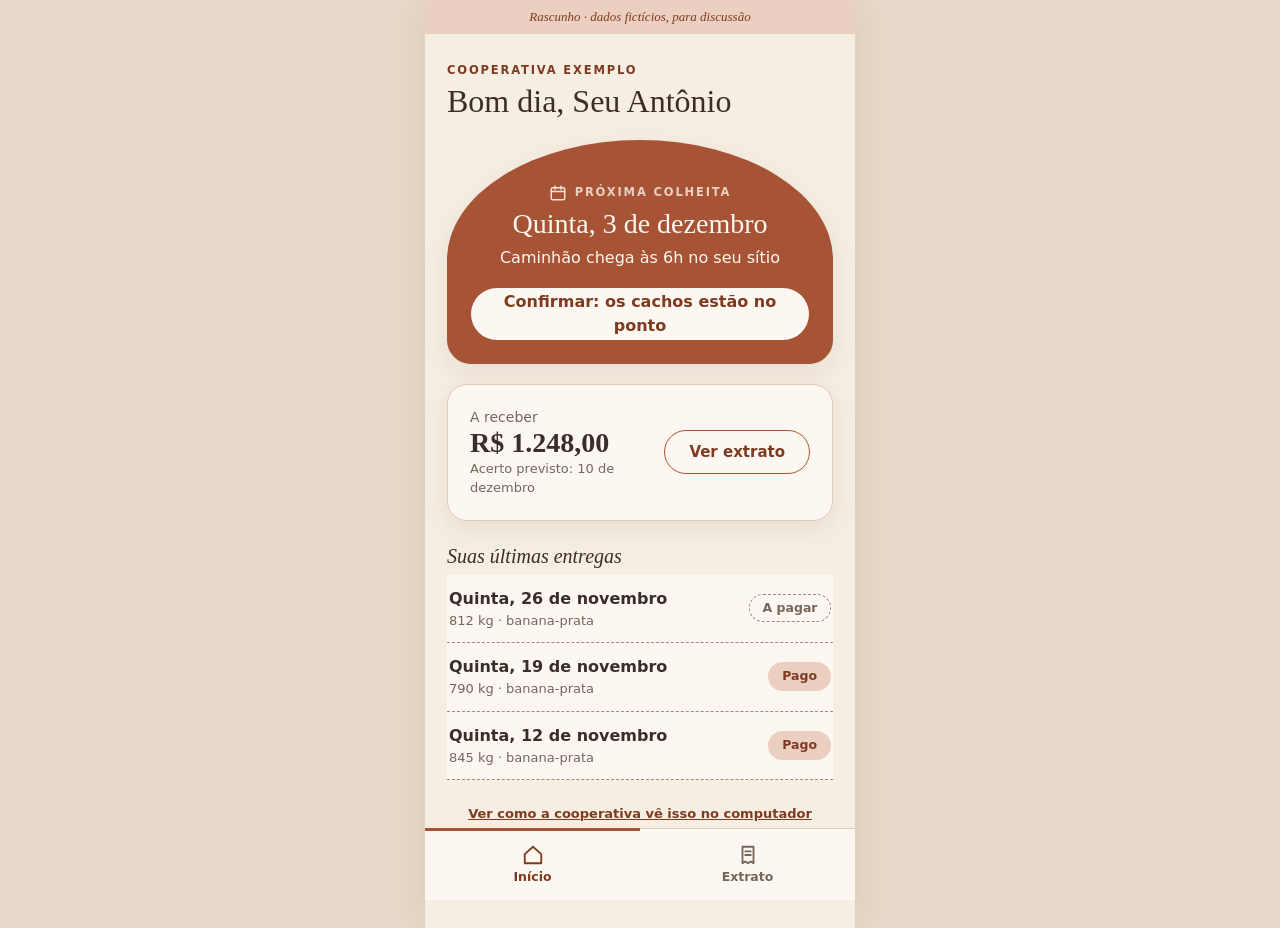
<file: index.html>
<!doctype html>
<html lang="pt-BR">
<head>
<meta charset="utf-8">
<meta name="viewport" content="width=device-width, initial-scale=1">
<title>Início do cooperado · rascunho</title>
<link rel="stylesheet" href="estilo.css">
</head>
<body>
<div class="app">
  <div class="faixa">Rascunho · dados fictícios, para discussão</div>
  <main>
    <div>
      <div class="rotulo">Cooperativa Exemplo</div>
      <h1>Bom dia, Seu Antônio</h1>
    </div>

    <section class="destaque" aria-labelledby="colheita">
      <div class="titulo-pequeno" id="colheita">
        <svg aria-hidden="true" width="18" height="18" viewBox="0 0 24 24" fill="none" stroke="#F3E1D6" stroke-width="2" stroke-linecap="round" stroke-linejoin="round"><rect x="3" y="5" width="18" height="16" rx="2"/><path d="M16 3v4M8 3v4M3 10h18"/></svg>
        Próxima colheita
      </div>
      <div class="grande">Quinta, 3 de dezembro</div>
      <div>Caminhão chega às 6h no seu sítio</div>
      <button class="botao claro ancho" id="confirmar" type="button" style="margin-top:12px">Confirmar: os cachos estão no ponto</button>
      <div class="confirmado" id="confirmado" hidden role="status">
        <svg aria-hidden="true" width="20" height="20" viewBox="0 0 24 24" fill="none" stroke="#7F3B22" stroke-width="2.5" stroke-linecap="round" stroke-linejoin="round"><path d="M5 12l5 5 9-10"/></svg>
        Confirmado. A cooperativa foi avisada.
      </div>
    </section>

    <section class="cartao" style="display:flex;align-items:center;justify-content:space-between;gap:12px" aria-labelledby="areceber">
      <div>
        <div class="rotulo" id="areceber">A receber</div>
        <div class="valor" style="font-size:28px;font-weight:700;line-height:1.1">R$ 1.248,00</div>
        <div class="rotulo" style="font-size:13px">Acerto previsto: 10 de dezembro</div>
      </div>
      <a class="botao borda" href="extrato.html">Ver extrato</a>
    </section>

    <section aria-labelledby="entregas" style="display:flex;flex-direction:column;gap:8px">
      <h2 id="entregas">Suas últimas entregas</h2>
      <div class="linha-lista"><div><div style="font-weight:600">Quinta, 26 de novembro</div><div class="sub">812 kg · banana-prata</div></div><span class="chip espera">A pagar</span></div>
      <div class="linha-lista"><div><div style="font-weight:600">Quinta, 19 de novembro</div><div class="sub">790 kg · banana-prata</div></div><span class="chip">Pago</span></div>
      <div class="linha-lista"><div><div style="font-weight:600">Quinta, 12 de novembro</div><div class="sub">845 kg · banana-prata</div></div><span class="chip">Pago</span></div>
    </section>

    <p style="text-align:center;font-size:13px;margin:4px 0 0"><a href="painel.html" style="font-weight:600">Ver como a cooperativa vê isso no computador</a></p>
  </main>

  <nav class="menu-baixo" aria-label="Menu principal">
    <a href="index.html" aria-current="page">
      <svg aria-hidden="true" width="22" height="22" viewBox="0 0 24 24" fill="none" stroke="currentColor" stroke-width="2" stroke-linecap="round" stroke-linejoin="round"><path d="M3 11l9-8 9 8v10H3z"/></svg>
      Início
    </a>
    <a href="extrato.html">
      <svg aria-hidden="true" width="22" height="22" viewBox="0 0 24 24" fill="none" stroke="currentColor" stroke-width="2" stroke-linecap="round" stroke-linejoin="round"><path d="M6 3h12v18l-3-2-3 2-3-2-3 2z"/><path d="M9 8h6M9 12h6"/></svg>
      Extrato
    </a>
  </nav>
</div>
<script>
  document.getElementById('confirmar').addEventListener('click', function () {
    this.hidden = true;
    document.getElementById('confirmado').hidden = false;
  });
</script>
</body>
</html>
</file>
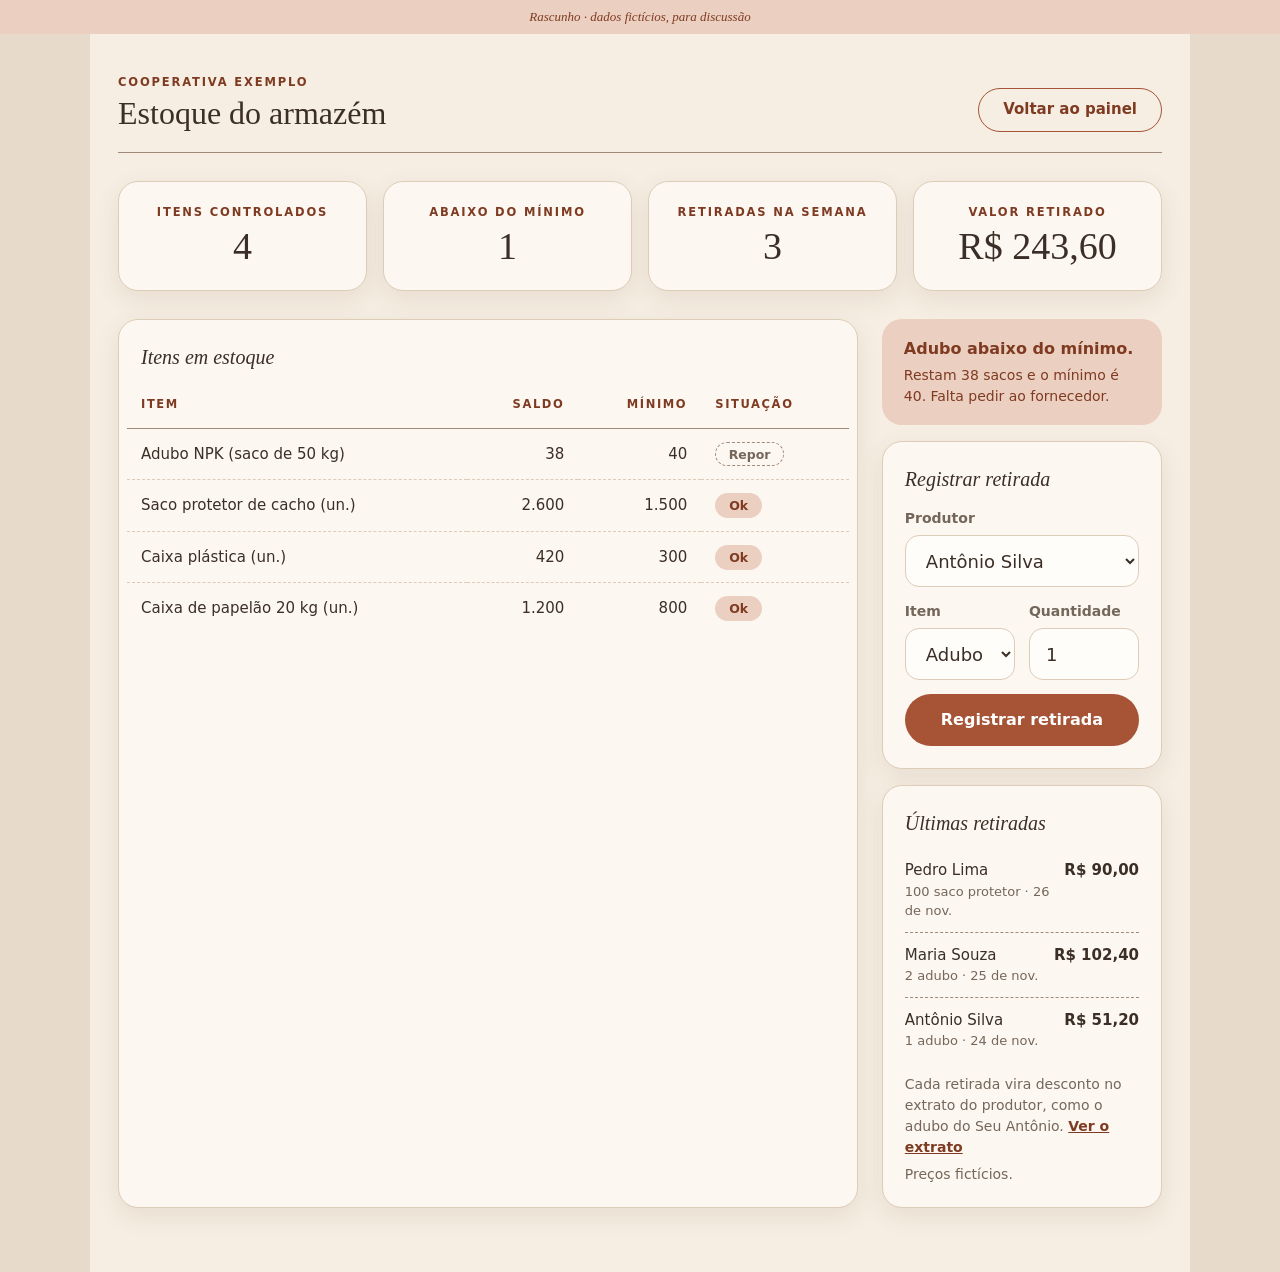
<file: estoque.html>
<!doctype html>
<html lang="pt-BR">
<head>
<meta charset="utf-8">
<meta name="viewport" content="width=device-width, initial-scale=1">
<title>Estoque do armazém · rascunho</title>
<link rel="stylesheet" href="estilo.css">
</head>
<body>
<div class="faixa">Rascunho · dados fictícios, para discussão</div>
<div class="pagina">

  <header class="cabecalho">
    <div>
      <div class="rotulo">Cooperativa Exemplo</div>
      <h1>Estoque do armazém</h1>
    </div>
    <a class="botao borda" href="painel.html">Voltar ao painel</a>
  </header>

  <section class="indicadores" aria-label="Resumo do estoque">
    <div class="cartao indicador"><div class="rotulo">Itens controlados</div><div class="numero">4</div></div>
    <div class="cartao indicador"><div class="rotulo">Abaixo do mínimo</div><div class="numero" id="ind-baixo">1</div></div>
    <div class="cartao indicador"><div class="rotulo">Retiradas na semana</div><div class="numero" id="ind-ret">3</div></div>
    <div class="cartao indicador"><div class="rotulo">Valor retirado</div><div class="numero" id="ind-valor">R$ 243,60</div></div>
  </section>

  <div class="colunas">
    <section class="principal cartao" aria-labelledby="itens" style="padding:22px 8px 8px">
      <h2 id="itens" style="padding:0 14px 10px">Itens em estoque</h2>
      <div class="tabela-caixa">
        <table class="compacta">
          <thead>
            <tr><th scope="col">Item</th><th scope="col" class="num-col">Saldo</th><th scope="col" class="num-col">Mínimo</th><th scope="col">Situação</th></tr>
          </thead>
          <tbody>
            <tr data-item="adubo" data-min="40"><td>Adubo NPK (saco de 50 kg)</td><td class="num-col saldo">38</td><td class="num-col">40</td><td class="situacao"><span class="chip espera">Repor</span></td></tr>
            <tr data-item="saco" data-min="1500"><td>Saco protetor de cacho (un.)</td><td class="num-col saldo">2.600</td><td class="num-col">1.500</td><td class="situacao"><span class="chip">Ok</span></td></tr>
            <tr data-item="caixa-plastica" data-min="300"><td>Caixa plástica (un.)</td><td class="num-col saldo">420</td><td class="num-col">300</td><td class="situacao"><span class="chip">Ok</span></td></tr>
            <tr data-item="caixa-papelao" data-min="800"><td>Caixa de papelão 20 kg (un.)</td><td class="num-col saldo">1.200</td><td class="num-col">800</td><td class="situacao"><span class="chip">Ok</span></td></tr>
          </tbody>
        </table>
      </div>
    </section>

    <aside class="lateral">
      <div class="aviso-caixa" role="note">
        <strong>Adubo abaixo do mínimo.</strong>
        <div style="margin-top:4px;font-size:14px">Restam 38 sacos e o mínimo é 40. Falta pedir ao fornecedor.</div>
      </div>

      <form class="cartao" id="form" style="display:flex;flex-direction:column;gap:14px" novalidate>
        <h2>Registrar retirada</h2>
        <div class="campo">
          <label for="produtor">Produtor</label>
          <select id="produtor"><option>Antônio Silva</option><option>Maria Souza</option><option>José Pereira</option></select>
        </div>
        <div class="grade-2">
          <div class="campo">
            <label for="item">Item</label>
            <select id="item"><option value="adubo">Adubo (saco)</option><option value="saco">Saco protetor</option></select>
          </div>
          <div class="campo">
            <label for="qtd">Quantidade</label>
            <input id="qtd" type="number" inputmode="numeric" min="1" value="1">
          </div>
        </div>
        <button class="botao cheio ancho" type="submit">Registrar retirada</button>
        <div class="confirmado" id="msg" role="status" hidden style="margin-top:0"></div>
      </form>

      <div class="cartao">
        <h2>Últimas retiradas</h2>
        <ul class="lista-saidas" id="saidas">
          <li><div>Pedro Lima<div class="sub">100 saco protetor · 26 de nov.</div></div><span class="valor-saida">R$ 90,00</span></li>
          <li><div>Maria Souza<div class="sub">2 adubo · 25 de nov.</div></div><span class="valor-saida">R$ 102,40</span></li>
          <li><div>Antônio Silva<div class="sub">1 adubo · 24 de nov.</div></div><span class="valor-saida">R$ 51,20</span></li>
        </ul>
        <p class="nota" style="margin-top:12px">Cada retirada vira desconto no extrato do produtor, como o adubo do Seu Antônio. <a href="extrato.html">Ver o extrato</a></p>
        <p class="nota" style="margin-top:6px">Preços fictícios.</p>
      </div>
    </aside>
  </div>

</div>
<script>
  var itens = {
    adubo: { nome: 'adubo', preco: 51.20 },
    saco: { nome: 'saco protetor', preco: 0.90 }
  };
  function brl(v) { return v.toLocaleString('pt-BR', { style: 'currency', currency: 'BRL' }); }
  var retiradas = 3, valorTotal = 243.60;
  var msg = document.getElementById('msg');

  document.querySelectorAll('tbody tr').forEach(function (l) {
    var c = l.querySelector('.saldo');
    c.dataset.v = c.textContent.replace(/\./g, '');
  });

  function situacao(linha) {
    var saldo = Number(linha.querySelector('.saldo').dataset.v);
    linha.querySelector('.situacao').innerHTML = saldo < Number(linha.dataset.min)
      ? '<span class="chip espera">Repor</span>' : '<span class="chip">Ok</span>';
  }

  document.getElementById('form').addEventListener('submit', function (e) {
    e.preventDefault();
    var chave = document.getElementById('item').value;
    var qtd = Math.floor(Number(document.getElementById('qtd').value));
    var quem = document.getElementById('produtor').value;
    var item = itens[chave];
    var linha = document.querySelector('tr[data-item="' + chave + '"]');
    var celula = linha.querySelector('.saldo');
    var saldo = Number(celula.dataset.v);
    msg.hidden = false;
    if (!(qtd > 0)) { msg.textContent = 'Informe a quantidade.'; return; }
    if (qtd > saldo) { msg.textContent = 'Saldo insuficiente: restam ' + saldo.toLocaleString('pt-BR') + '.'; return; }
    saldo -= qtd;
    celula.dataset.v = saldo;
    celula.textContent = saldo.toLocaleString('pt-BR');
    situacao(linha);
    var valor = qtd * item.preco;
    retiradas += 1;
    valorTotal += valor;
    document.getElementById('ind-ret').textContent = retiradas;
    document.getElementById('ind-valor').textContent = brl(valorTotal);
    document.getElementById('ind-baixo').textContent = document.querySelectorAll('.situacao .espera').length;
    var li = document.createElement('li');
    var esq = document.createElement('div');
    esq.textContent = quem;
    var sub = document.createElement('div');
    sub.className = 'sub';
    sub.textContent = qtd + ' ' + item.nome + ' · hoje';
    esq.appendChild(sub);
    var dir = document.createElement('span');
    dir.className = 'valor-saida';
    dir.textContent = brl(valor);
    li.appendChild(esq);
    li.appendChild(dir);
    var lista = document.getElementById('saidas');
    lista.insertBefore(li, lista.firstChild);
    msg.textContent = 'Retirada registrada. Entra como desconto no extrato de ' + quem + '.';
  });
</script>
</body>
</html>
</file>
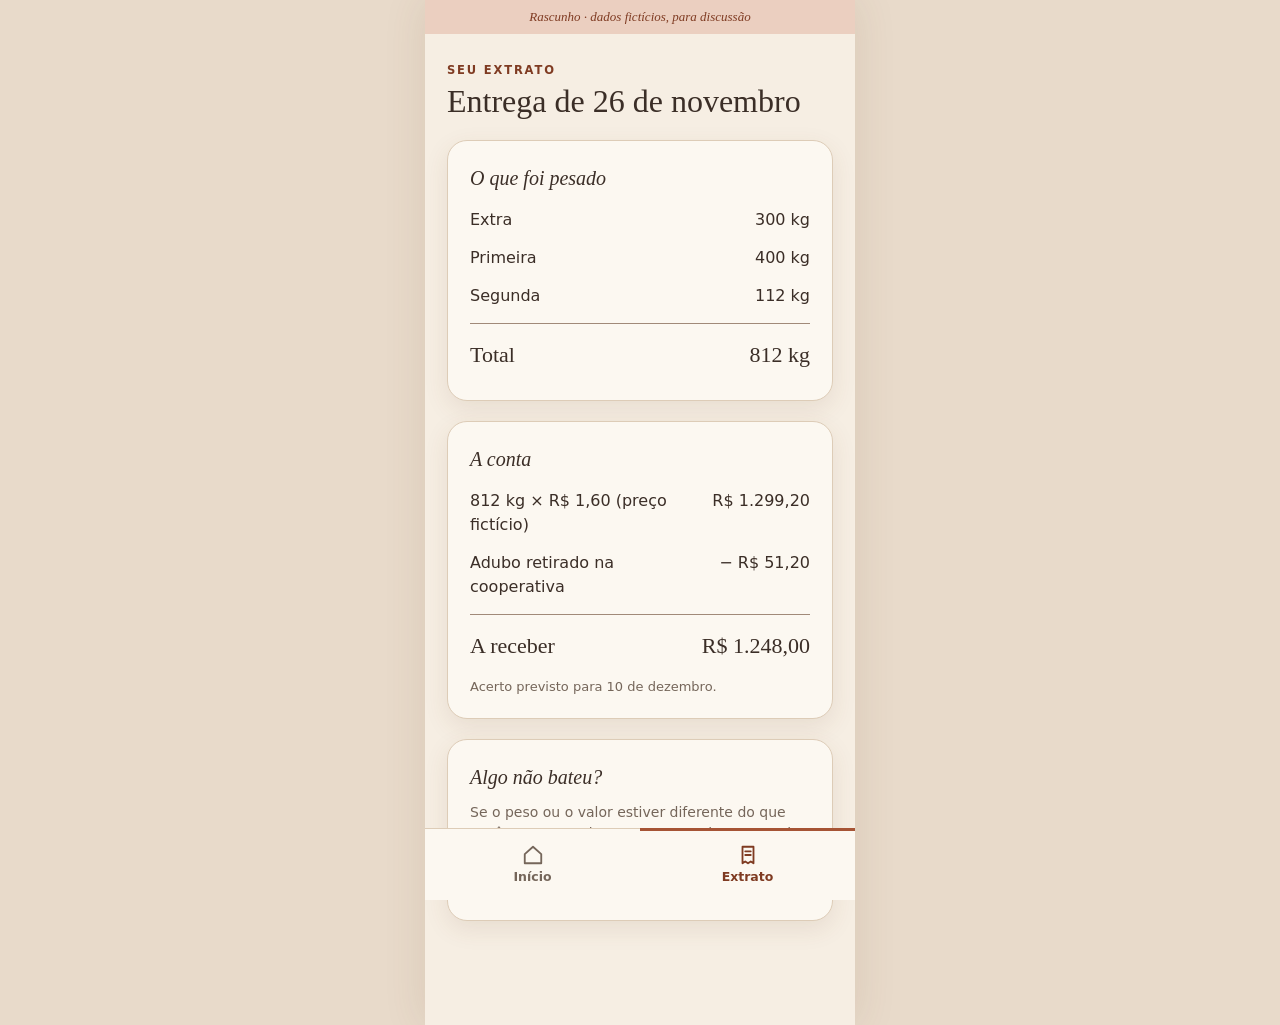
<file: extrato.html>
<!doctype html>
<html lang="pt-BR">
<head>
<meta charset="utf-8">
<meta name="viewport" content="width=device-width, initial-scale=1">
<title>Extrato do cooperado · rascunho</title>
<link rel="stylesheet" href="estilo.css">
</head>
<body>
<div class="app">
  <div class="faixa">Rascunho · dados fictícios, para discussão</div>
  <main>
    <div>
      <div class="rotulo">Seu extrato</div>
      <h1>Entrega de 26 de novembro</h1>
    </div>

    <section class="cartao" aria-labelledby="pesagem">
      <h2 id="pesagem" style="margin-bottom:8px">O que foi pesado</h2>
      <div class="total-linha"><span>Extra</span><span>300 kg</span></div>
      <div class="total-linha"><span>Primeira</span><span>400 kg</span></div>
      <div class="total-linha"><span>Segunda</span><span>112 kg</span></div>
      <div class="total-linha forte"><span>Total</span><span>812 kg</span></div>
    </section>

    <section class="cartao" aria-labelledby="conta">
      <h2 id="conta" style="margin-bottom:8px">A conta</h2>
      <div class="total-linha"><span>812 kg × R$ 1,60 (preço fictício)</span><span>R$ 1.299,20</span></div>
      <div class="total-linha"><span>Adubo retirado na cooperativa</span><span>− R$ 51,20</span></div>
      <div class="total-linha forte"><span>A receber</span><span>R$ 1.248,00</span></div>
      <p class="rotulo" style="margin:8px 0 0;font-size:13px">Acerto previsto para 10 de dezembro.</p>
    </section>

    <section class="cartao" aria-labelledby="duvida" style="display:flex;flex-direction:column;gap:10px">
      <h2 id="duvida">Algo não bateu?</h2>
      <p class="rotulo" style="margin:0">Se o peso ou o valor estiver diferente do que você esperava, chame a cooperativa por aqui.</p>
      <a class="botao borda" href="#" onclick="return false">Chamar a cooperativa</a>
    </section>
  </main>

  <nav class="menu-baixo" aria-label="Menu principal">
    <a href="index.html">
      <svg aria-hidden="true" width="22" height="22" viewBox="0 0 24 24" fill="none" stroke="currentColor" stroke-width="2" stroke-linecap="round" stroke-linejoin="round"><path d="M3 11l9-8 9 8v10H3z"/></svg>
      Início
    </a>
    <a href="extrato.html" aria-current="page">
      <svg aria-hidden="true" width="22" height="22" viewBox="0 0 24 24" fill="none" stroke="currentColor" stroke-width="2" stroke-linecap="round" stroke-linejoin="round"><path d="M6 3h12v18l-3-2-3 2-3-2-3 2z"/><path d="M9 8h6M9 12h6"/></svg>
      Extrato
    </a>
  </nav>
</div>
</body>
</html>
</file>
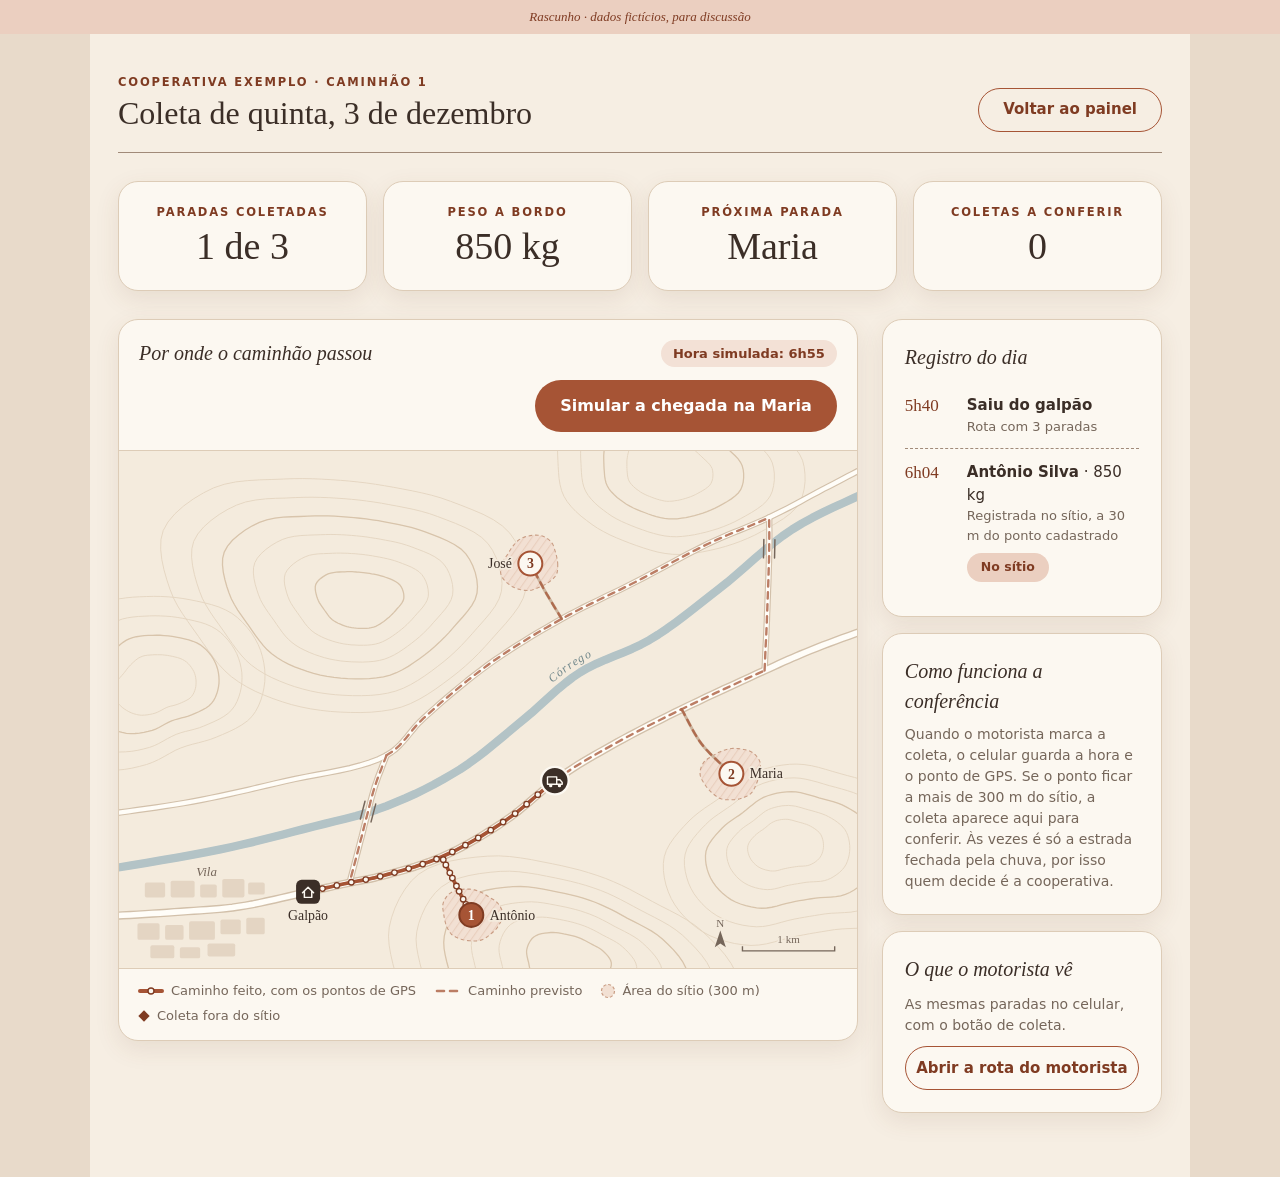
<file: mapa.html>
<!doctype html>
<html lang="pt-BR">
<head>
<meta charset="utf-8">
<meta name="viewport" content="width=device-width, initial-scale=1">
<title>Acompanhamento da coleta · rascunho</title>
<link rel="stylesheet" href="estilo.css">
</head>
<body>
<div class="faixa">Rascunho · dados fictícios, para discussão</div>
<div class="pagina">

  <header class="cabecalho">
    <div>
      <div class="rotulo">Cooperativa Exemplo · Caminhão 1</div>
      <h1>Coleta de quinta, 3 de dezembro</h1>
    </div>
    <a class="botao borda" href="painel.html">Voltar ao painel</a>
  </header>

  <section class="indicadores" aria-label="Resumo da coleta">
    <div class="cartao indicador"><div class="rotulo">Paradas coletadas</div><div class="numero" id="ind-coletadas">1 de 3</div></div>
    <div class="cartao indicador"><div class="rotulo">Peso a bordo</div><div class="numero" id="ind-kg">850 kg</div></div>
    <div class="cartao indicador"><div class="rotulo">Próxima parada</div><div class="numero" id="ind-proxima">Maria</div></div>
    <div class="cartao indicador"><div class="rotulo">Coletas a conferir</div><div class="numero" id="ind-conferir">0</div></div>
  </section>

  <div class="colunas">
    <section class="principal cartao mapa-cartao" aria-labelledby="titulo-mapa">
      <div class="mapa-topo">
        <h2 id="titulo-mapa">Por onde o caminhão passou</h2>
        <span class="relogio" id="relogio">Hora simulada: 6h55</span>
        <button class="botao cheio" id="avancar" type="button">Simular a chegada na Maria</button>
      </div>
      <div class="mapa-caixa">
        <svg id="mapa"></svg>
      </div>
      <ul class="legenda" aria-label="Legenda do mapa">
        <li><svg aria-hidden="true" width="28" height="10"><line x1="3" y1="5" x2="25" y2="5" stroke="#A65435" stroke-width="4" stroke-linecap="round"/><circle cx="14" cy="5" r="3" fill="#FCF8F1" stroke="#7F3B22" stroke-width="1.4"/></svg>Caminho feito, com os pontos de GPS</li>
        <li><svg aria-hidden="true" width="28" height="10"><line x1="3" y1="5" x2="25" y2="5" stroke="#A65435" stroke-width="2.6" stroke-dasharray="7 6" stroke-linecap="round" opacity=".75"/></svg>Caminho previsto</li>
        <li><svg aria-hidden="true" width="16" height="16"><circle cx="8" cy="8" r="6.5" fill="#F2E0D3" stroke="#C99D84" stroke-width="1.2" stroke-dasharray="3 2"/></svg>Área do sítio (300 m)</li>
        <li><svg aria-hidden="true" width="14" height="14"><rect x="3" y="3" width="8" height="8" transform="rotate(45 7 7)" fill="#7F3B22"/></svg>Coleta fora do sítio</li>
      </ul>
    </section>

    <aside class="lateral">
      <div class="cartao">
        <h2>Registro do dia</h2>
        <ol class="eventos" id="eventos"></ol>
        <button class="botao borda ancho" id="recomecar" type="button" hidden style="margin-top:12px">Recomeçar a simulação</button>
      </div>
      <div class="cartao" style="display:flex;flex-direction:column;gap:8px">
        <h2>Como funciona a conferência</h2>
        <p class="rotulo" style="margin:0;font-size:14px">Quando o motorista marca a coleta, o celular guarda a hora e o ponto de GPS. Se o ponto ficar a mais de 300 m do sítio, a coleta aparece aqui para conferir. Às vezes é só a estrada fechada pela chuva, por isso quem decide é a cooperativa.</p>
      </div>
      <div class="cartao" style="display:flex;flex-direction:column;gap:10px">
        <h2>O que o motorista vê</h2>
        <p class="rotulo" style="margin:0;font-size:14px">As mesmas paradas no celular, com o botão de coleta.</p>
        <a class="botao borda" href="rota.html">Abrir a rota do motorista</a>
      </div>
    </aside>
  </div>

</div>
<script src="mapa.js"></script>
<script>
  var relogio = document.getElementById('relogio');
  var svgMapa = document.getElementById('mapa');
  var mapa = Mapa.criar(svgMapa, {
    // no celular o mapa inteiro ficaria com letras minúsculas; usa o recorte da rota
    compacto: svgMapa.getBoundingClientRect().width < 560,
    aoMudarHora: function (m) { relogio.textContent = 'Hora simulada: ' + Mapa.hhmm(m); }
  });
  var lista = document.getElementById('eventos');
  var botao = document.getElementById('avancar');
  var recomecar = document.getElementById('recomecar');
  var textos = { M: 'Simular a chegada na Maria', J: 'Simular a chegada no José', G: 'Simular a volta ao galpão' };

  function criarEl(tag, classe, texto) {
    var e = document.createElement(tag);
    if (classe) e.className = classe;
    if (texto !== undefined) e.textContent = texto;
    return e;
  }

  function adicionar(ev) {
    var li = criarEl('li', 'evento');
    li.appendChild(criarEl('span', 'hora', Mapa.hhmm(ev.hora)));
    var corpo = criarEl('div');
    li.appendChild(corpo);
    if (ev.tipo === 'saida') {
      corpo.appendChild(criarEl('strong', '', 'Saiu do galpão'));
      corpo.appendChild(criarEl('div', 'sub', 'Rota com 3 paradas'));
    } else if (ev.tipo === 'chegada') {
      corpo.appendChild(criarEl('strong', '', 'Chegou ao galpão'));
      corpo.appendChild(criarEl('div', 'sub', ev.kg.toLocaleString('pt-BR') + ' kg para pesar'));
    } else {
      corpo.appendChild(criarEl('strong', '', ev.nome));
      corpo.appendChild(document.createTextNode(' · ' + ev.kg.toLocaleString('pt-BR') + ' kg'));
      var sub = criarEl('div', 'sub', ev.noSitio
        ? 'Registrada no sítio, a ' + ev.distancia + ' m do ponto cadastrado'
        : 'Registrada a ' + ev.distancia + ' m do sítio');
      corpo.appendChild(sub);
      var acoes = criarEl('div', 'acoes');
      li.appendChild(acoes);
      if (ev.noSitio) {
        acoes.appendChild(criarEl('span', 'chip', 'No sítio'));
      } else {
        var chip = criarEl('span', 'chip espera', 'Conferir');
        var aceitar = criarEl('button', 'botao borda pequeno', 'Aceitar a coleta');
        aceitar.type = 'button';
        aceitar.addEventListener('click', function () {
          mapa.aceitar(ev.id);
          chip.className = 'chip';
          chip.textContent = 'Aceita';
          sub.textContent += ' · aceita pela cooperativa';
          aceitar.remove();
          atualizar();
        });
        acoes.appendChild(chip);
        acoes.appendChild(aceitar);
      }
    }
    lista.appendChild(li);
  }

  function atualizar() {
    var e = mapa.estado();
    document.getElementById('ind-coletadas').textContent = e.coletadas + ' de 3';
    document.getElementById('ind-kg').textContent = e.kg.toLocaleString('pt-BR') + ' kg';
    document.getElementById('ind-proxima').textContent = e.fim ? 'Concluída' : (e.proximo === 'G' ? 'Galpão' : Mapa.paradas[e.proximo].curto);
    document.getElementById('ind-conferir').textContent = e.conferir;
    if (e.fim) {
      botao.textContent = 'Rota concluída';
      botao.disabled = true;
      recomecar.hidden = false;
    } else {
      botao.textContent = textos[e.proximo];
    }
  }

  botao.addEventListener('click', function () {
    botao.disabled = true;
    mapa.ir(function (ev) {
      adicionar(ev);
      botao.disabled = false;
      atualizar();
    });
  });
  recomecar.addEventListener('click', function () { location.reload(); });

  mapa.eventos().forEach(adicionar);
  atualizar();
</script>
</body>
</html>
</file>
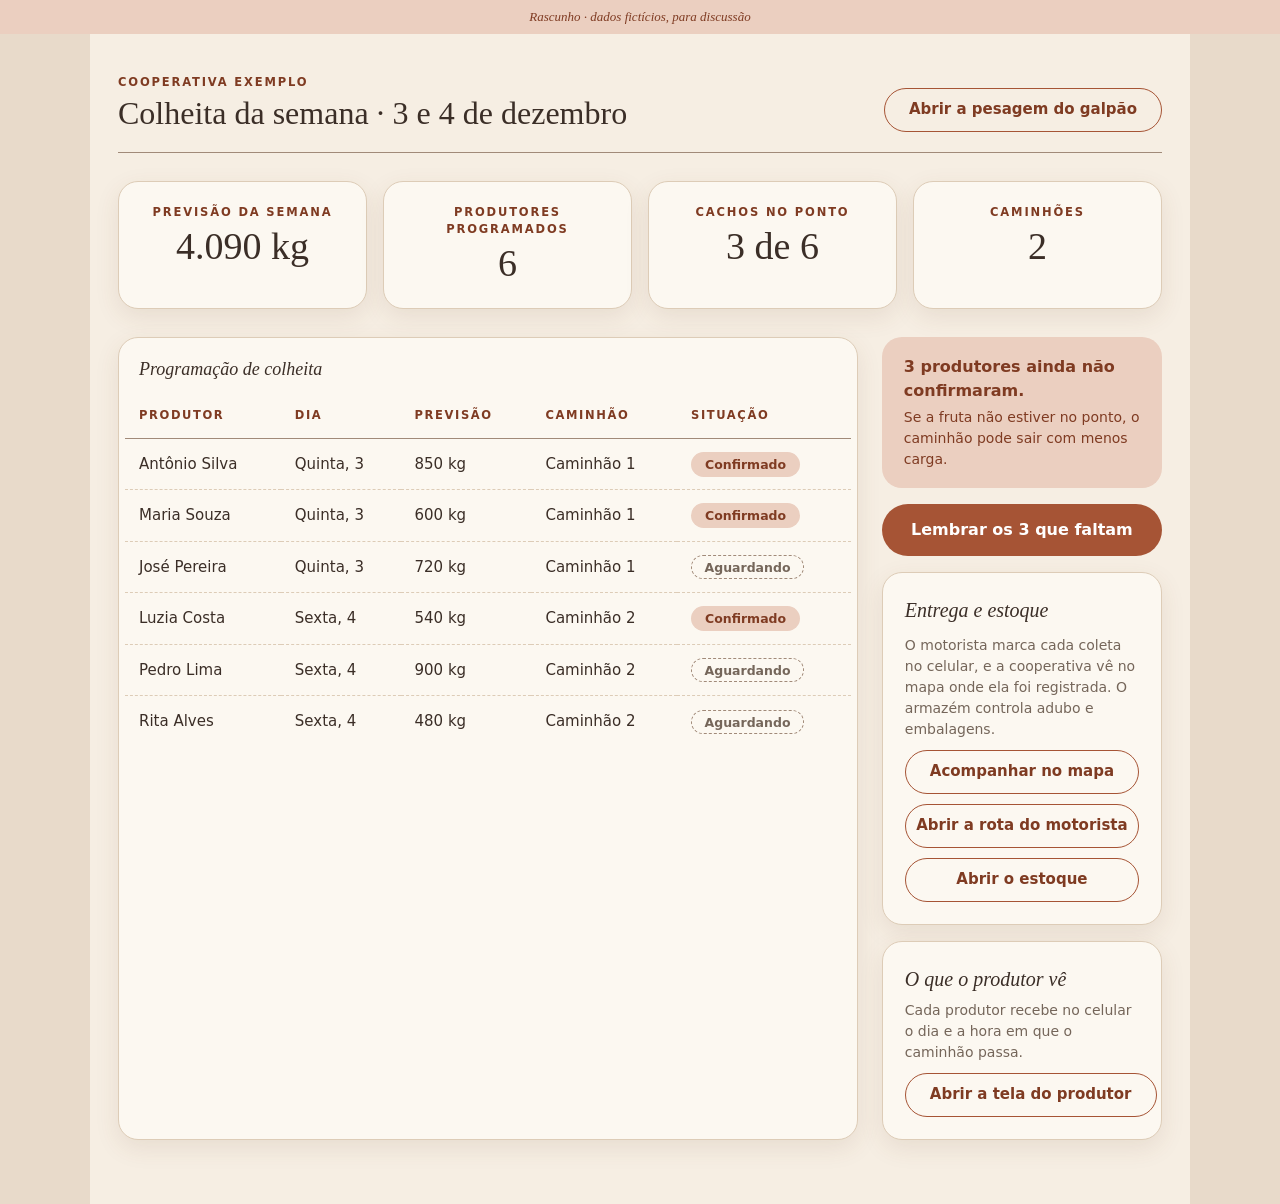
<file: painel.html>
<!doctype html>
<html lang="pt-BR">
<head>
<meta charset="utf-8">
<meta name="viewport" content="width=device-width, initial-scale=1">
<title>Painel da cooperativa · rascunho</title>
<link rel="stylesheet" href="estilo.css">
</head>
<body>
<div class="faixa">Rascunho · dados fictícios, para discussão</div>
<div class="pagina">

  <header class="cabecalho">
    <div>
      <div class="rotulo">Cooperativa Exemplo</div>
      <h1>Colheita da semana · 3 e 4 de dezembro</h1>
    </div>
    <a class="botao borda" href="pesagem.html">Abrir a pesagem do galpão</a>
  </header>

  <section class="indicadores" aria-label="Resumo da semana">
    <div class="cartao indicador"><div class="rotulo">Previsão da semana</div><div class="numero">4.090 kg</div></div>
    <div class="cartao indicador"><div class="rotulo">Produtores programados</div><div class="numero">6</div></div>
    <div class="cartao indicador"><div class="rotulo">Cachos no ponto</div><div class="numero">3 de 6</div></div>
    <div class="cartao indicador"><div class="rotulo">Caminhões</div><div class="numero">2</div></div>
  </section>

  <div class="colunas">
    <section class="principal cartao" aria-labelledby="prog" style="padding:18px 6px 6px">
      <h2 id="prog" style="padding:0 14px 10px;font-size:18px">Programação de colheita</h2>
      <div class="tabela-caixa">
        <table>
          <thead>
            <tr><th scope="col">Produtor</th><th scope="col">Dia</th><th scope="col">Previsão</th><th scope="col">Caminhão</th><th scope="col">Situação</th></tr>
          </thead>
          <tbody>
            <tr><td>Antônio Silva</td><td>Quinta, 3</td><td>850 kg</td><td>Caminhão 1</td><td><span class="chip">Confirmado</span></td></tr>
            <tr><td>Maria Souza</td><td>Quinta, 3</td><td>600 kg</td><td>Caminhão 1</td><td><span class="chip">Confirmado</span></td></tr>
            <tr><td>José Pereira</td><td>Quinta, 3</td><td>720 kg</td><td>Caminhão 1</td><td><span class="chip espera">Aguardando</span></td></tr>
            <tr><td>Luzia Costa</td><td>Sexta, 4</td><td>540 kg</td><td>Caminhão 2</td><td><span class="chip">Confirmado</span></td></tr>
            <tr><td>Pedro Lima</td><td>Sexta, 4</td><td>900 kg</td><td>Caminhão 2</td><td><span class="chip espera">Aguardando</span></td></tr>
            <tr><td>Rita Alves</td><td>Sexta, 4</td><td>480 kg</td><td>Caminhão 2</td><td><span class="chip espera">Aguardando</span></td></tr>
          </tbody>
        </table>
      </div>
    </section>

    <aside class="lateral">
      <div class="aviso-caixa" role="note">
        <strong>3 produtores ainda não confirmaram.</strong>
        <div style="margin-top:4px;font-size:14px">Se a fruta não estiver no ponto, o caminhão pode sair com menos carga.</div>
      </div>
      <button class="botao cheio" id="lembrar" type="button">Lembrar os 3 que faltam</button>
      <div class="confirmado" id="lembrado" hidden role="status">
        <svg aria-hidden="true" width="20" height="20" viewBox="0 0 24 24" fill="none" stroke="#7F3B22" stroke-width="2.5" stroke-linecap="round" stroke-linejoin="round"><path d="M5 12l5 5 9-10"/></svg>
        Aviso enviado aos 3 produtores.
      </div>
      <div class="cartao" style="display:flex;flex-direction:column;gap:10px">
        <h2>Entrega e estoque</h2>
        <p class="rotulo" style="margin:0;font-size:14px">O motorista marca cada coleta no celular, e a cooperativa vê no mapa onde ela foi registrada. O armazém controla adubo e embalagens.</p>
        <a class="botao borda" href="mapa.html">Acompanhar no mapa</a>
        <a class="botao borda" href="rota.html">Abrir a rota do motorista</a>
        <a class="botao borda" href="estoque.html">Abrir o estoque</a>
      </div>
      <div class="cartao">
        <h2 style="margin-bottom:6px">O que o produtor vê</h2>
        <p class="rotulo" style="margin:0 0 10px;font-size:14px">Cada produtor recebe no celular o dia e a hora em que o caminhão passa.</p>
        <a class="botao borda" href="index.html">Abrir a tela do produtor</a>
      </div>
    </aside>
  </div>

</div>
<script>
  document.getElementById('lembrar').addEventListener('click', function () {
    this.hidden = true;
    document.getElementById('lembrado').hidden = false;
  });
</script>
</body>
</html>
</file>
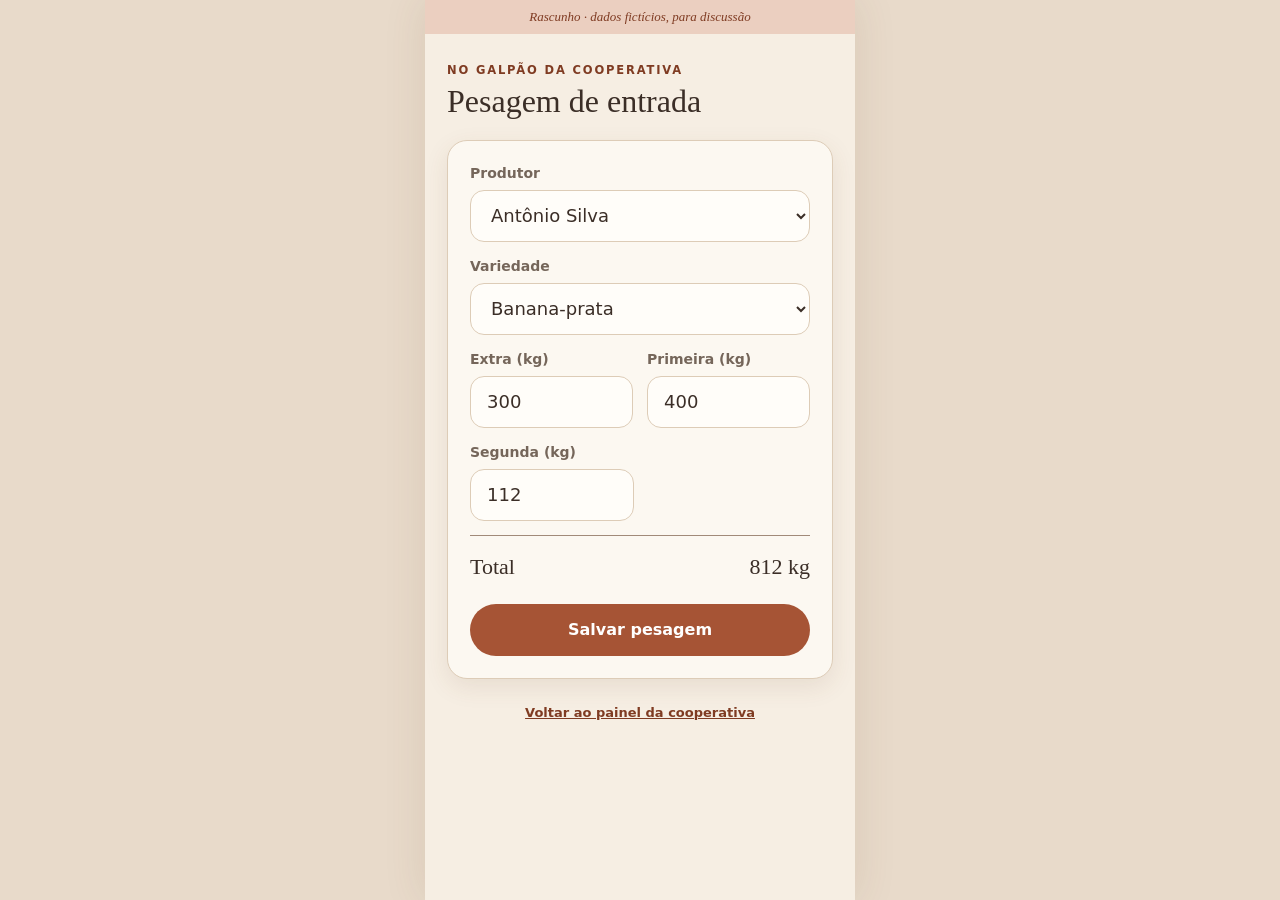
<file: pesagem.html>
<!doctype html>
<html lang="pt-BR">
<head>
<meta charset="utf-8">
<meta name="viewport" content="width=device-width, initial-scale=1">
<title>Pesagem de entrada · rascunho</title>
<link rel="stylesheet" href="estilo.css">
</head>
<body>
<div class="app">
  <div class="faixa">Rascunho · dados fictícios, para discussão</div>
  <main>
    <div>
      <div class="rotulo">No galpão da cooperativa</div>
      <h1>Pesagem de entrada</h1>
    </div>

    <form id="form" class="cartao" style="display:flex;flex-direction:column;gap:14px" novalidate>
      <div class="campo">
        <label for="produtor">Produtor</label>
        <select id="produtor">
          <option>Antônio Silva</option>
          <option>Maria Souza</option>
          <option>José Pereira</option>
        </select>
      </div>
      <div class="campo">
        <label for="variedade">Variedade</label>
        <select id="variedade">
          <option>Banana-prata</option>
          <option>Banana-nanica</option>
        </select>
      </div>
      <div class="grade-2">
        <div class="campo"><label for="extra">Extra (kg)</label><input id="extra" type="number" inputmode="numeric" min="0" value="300"></div>
        <div class="campo"><label for="primeira">Primeira (kg)</label><input id="primeira" type="number" inputmode="numeric" min="0" value="400"></div>
      </div>
      <div class="campo" style="max-width:calc(50% - 6px)"><label for="segunda">Segunda (kg)</label><input id="segunda" type="number" inputmode="numeric" min="0" value="112"></div>

      <div class="total-linha forte" style="margin-top:0">
        <span>Total</span><span id="total" aria-live="polite">812 kg</span>
      </div>

      <button class="botao cheio ancho" id="salvar" type="submit">Salvar pesagem</button>
    </form>

    <div class="confirmado" id="ok" hidden role="status" style="flex-direction:column;align-items:flex-start">
      <div style="display:flex;gap:8px;align-items:center">
        <svg aria-hidden="true" width="20" height="20" viewBox="0 0 24 24" fill="none" stroke="#7F3B22" stroke-width="2.5" stroke-linecap="round" stroke-linejoin="round"><path d="M5 12l5 5 9-10"/></svg>
        <span id="msg">Pesagem salva.</span>
      </div>
      <span style="font-weight:400;font-size:14px">Já aparece no extrato do produtor.</span>
      <button class="botao claro" id="proximo" type="button" style="margin-top:6px">Pesar o próximo produtor</button>
    </div>

    <p style="text-align:center;font-size:13px;margin:4px 0 0"><a href="painel.html" style="font-weight:600">Voltar ao painel da cooperativa</a></p>
  </main>
</div>
<script>
  var campos = ['extra', 'primeira', 'segunda'].map(function (id) { return document.getElementById(id); });
  var total = document.getElementById('total');
  function somar() {
    var soma = campos.reduce(function (s, c) { return s + (Number(c.value) || 0); }, 0);
    total.textContent = soma.toLocaleString('pt-BR') + ' kg';
    return soma;
  }
  campos.forEach(function (c) { c.addEventListener('input', somar); });
  document.getElementById('form').addEventListener('submit', function (e) {
    e.preventDefault();
    var soma = somar();
    var quem = document.getElementById('produtor').value;
    document.getElementById('msg').textContent = 'Salvo: ' + quem + ', ' + soma.toLocaleString('pt-BR') + ' kg.';
    this.hidden = true;
    document.getElementById('ok').hidden = false;
  });
  document.getElementById('proximo').addEventListener('click', function () {
    campos.forEach(function (c) { c.value = ''; });
    somar();
    document.getElementById('ok').hidden = true;
    document.getElementById('form').hidden = false;
    document.getElementById('extra').focus();
  });
</script>
</body>
</html>
</file>
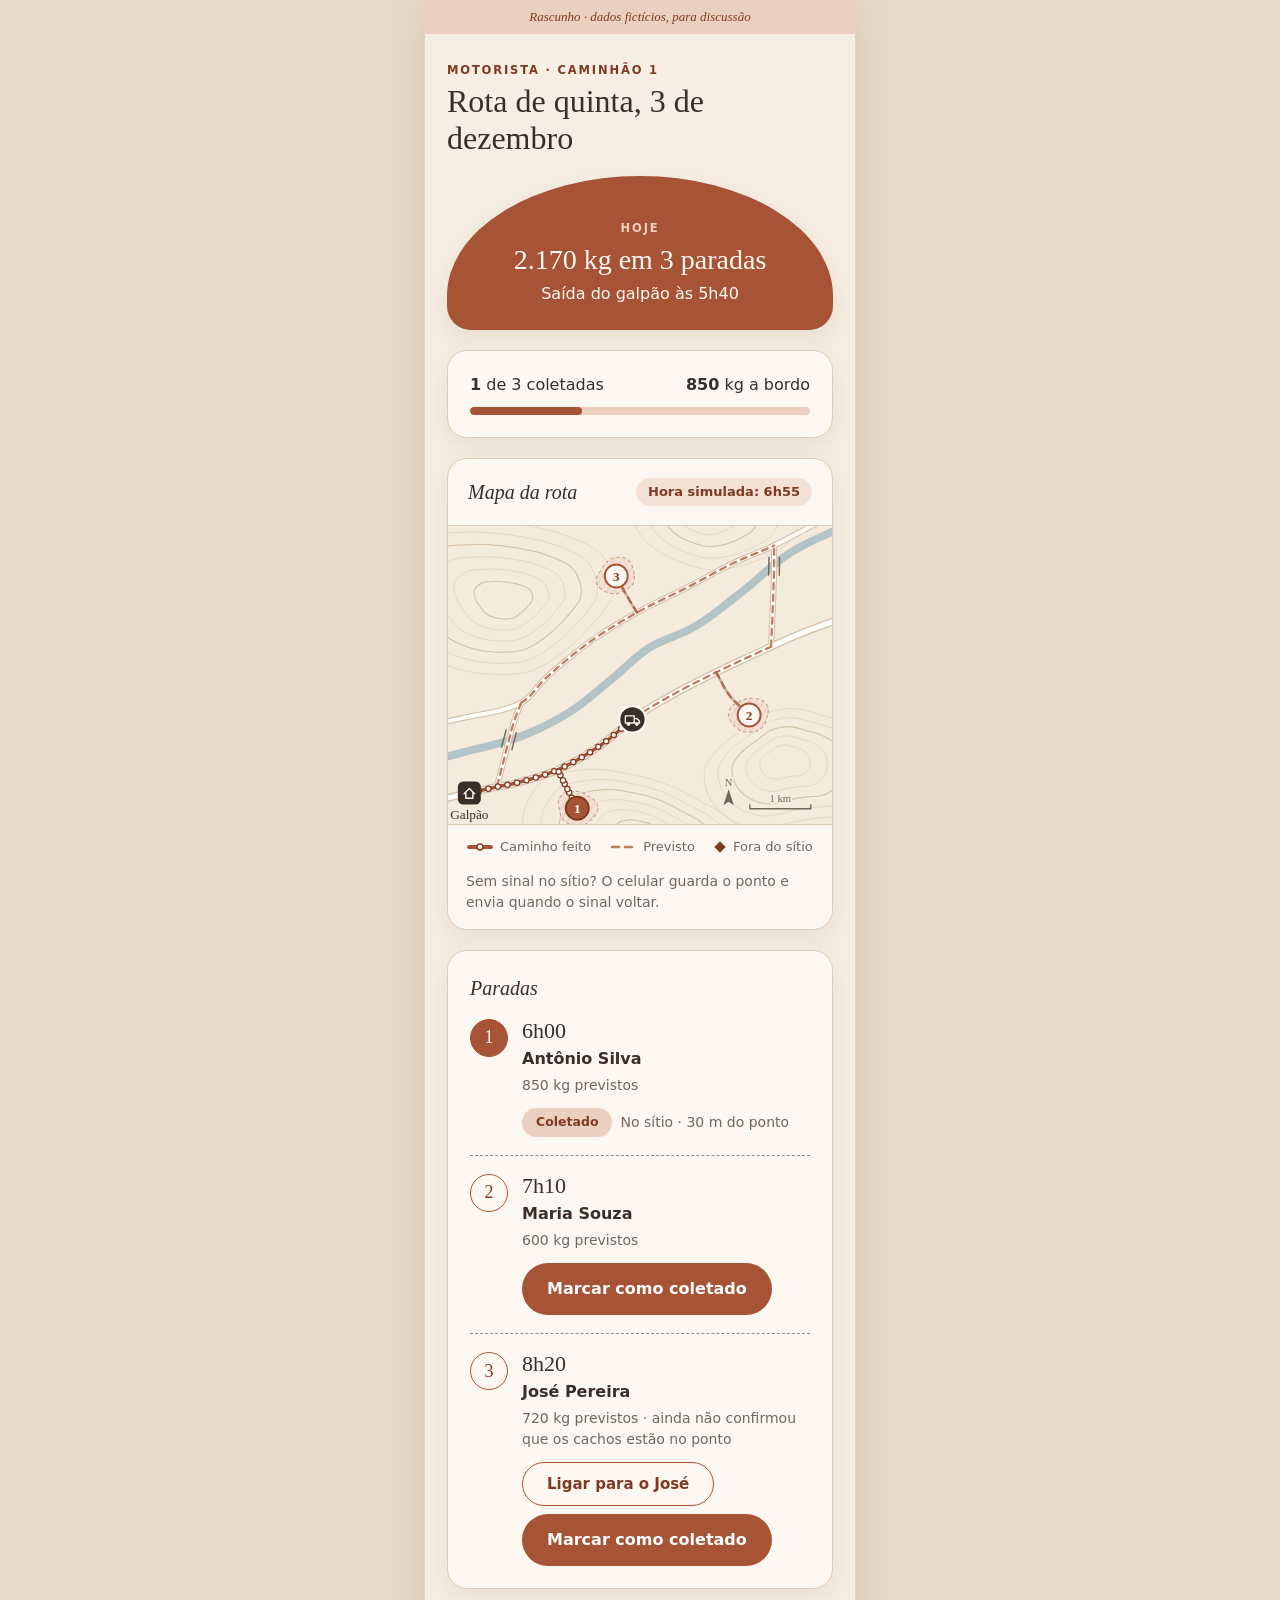
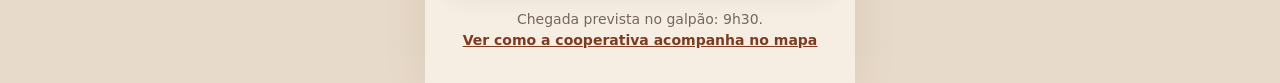
<file: rota.html>
<!doctype html>
<html lang="pt-BR">
<head>
<meta charset="utf-8">
<meta name="viewport" content="width=device-width, initial-scale=1">
<title>Rota do caminhão · rascunho</title>
<link rel="stylesheet" href="estilo.css">
</head>
<body>
<div class="app">
  <div class="faixa">Rascunho · dados fictícios, para discussão</div>
  <main>
    <div>
      <div class="rotulo">Motorista · Caminhão 1</div>
      <h1>Rota de quinta, 3 de dezembro</h1>
    </div>

    <section class="destaque" aria-labelledby="resumo">
      <div class="titulo-pequeno" id="resumo">Hoje</div>
      <div class="grande">2.170 kg em 3 paradas</div>
      <div>Saída do galpão às 5h40</div>
    </section>

    <section class="cartao" aria-label="Andamento">
      <div class="total-linha" style="padding:0"><span><strong id="n">1</strong> de 3 coletadas</span><span><strong id="kg">850</strong> kg a bordo</span></div>
      <div class="progresso" role="progressbar" aria-valuemin="0" aria-valuemax="3" aria-valuenow="1" aria-label="Paradas coletadas"><div id="barra" style="width:33%"></div></div>
    </section>

    <section class="cartao mapa-cartao" aria-labelledby="titulo-mapa">
      <div class="mapa-topo"><h2 id="titulo-mapa">Mapa da rota</h2><span class="relogio" id="relogio">Hora simulada: 6h55</span></div>
      <div class="mapa-caixa">
        <svg id="mapa"></svg>
      </div>
      <ul class="legenda" aria-label="Legenda do mapa">
        <li><svg aria-hidden="true" width="28" height="10"><line x1="3" y1="5" x2="25" y2="5" stroke="#A65435" stroke-width="4" stroke-linecap="round"/><circle cx="14" cy="5" r="3" fill="#FCF8F1" stroke="#7F3B22" stroke-width="1.4"/></svg>Caminho feito</li>
        <li><svg aria-hidden="true" width="28" height="10"><line x1="3" y1="5" x2="25" y2="5" stroke="#A65435" stroke-width="2.6" stroke-dasharray="7 6" stroke-linecap="round" opacity=".75"/></svg>Previsto</li>
        <li><svg aria-hidden="true" width="14" height="14"><rect x="3" y="3" width="8" height="8" transform="rotate(45 7 7)" fill="#7F3B22"/></svg>Fora do sítio</li>
      </ul>
      <p class="nota" style="padding:0 18px 16px">Sem sinal no sítio? O celular guarda o ponto e envia quando o sinal voltar.</p>
    </section>

    <section class="cartao" aria-labelledby="paradas">
      <h2 id="paradas" style="margin-bottom:12px">Paradas</h2>

      <div class="parada feita" data-id="A">
        <div class="num">1</div>
        <div class="info">
          <div class="hora">6h00</div>
          <div style="font-weight:600">Antônio Silva</div>
          <div class="nota">850 kg previstos</div>
          <div class="acoes"><span class="chip">Coletado</span></div>
        </div>
      </div>

      <div class="parada" data-id="M">
        <div class="num">2</div>
        <div class="info">
          <div class="hora">7h10</div>
          <div style="font-weight:600">Maria Souza</div>
          <div class="nota">600 kg previstos</div>
          <div class="acoes"><button class="botao cheio coletar" type="button">Marcar como coletado</button></div>
        </div>
      </div>

      <div class="parada" data-id="J">
        <div class="num">3</div>
        <div class="info">
          <div class="hora">8h20</div>
          <div style="font-weight:600">José Pereira</div>
          <div class="nota">720 kg previstos · ainda não confirmou que os cachos estão no ponto</div>
          <div class="acoes">
            <a class="botao borda" href="#" onclick="return false">Ligar para o José</a>
            <button class="botao cheio coletar" type="button">Marcar como coletado</button>
          </div>
        </div>
      </div>
    </section>

    <p class="nota" style="text-align:center">Chegada prevista no galpão: 9h30.<br>
    <a href="mapa.html">Ver como a cooperativa acompanha no mapa</a></p>
  </main>
</div>
<script src="mapa.js"></script>
<script>
  var relogio = document.getElementById('relogio');
  var mapa = Mapa.criar(document.getElementById('mapa'), {
    compacto: true,
    aoMudarHora: function (m) { relogio.textContent = 'Hora simulada: ' + Mapa.hhmm(m); }
  });

  function resultado(acoes, ev) {
    acoes.textContent = '';
    var chip = document.createElement('span');
    var nota = document.createElement('span');
    nota.className = 'nota';
    if (ev.noSitio) {
      chip.className = 'chip';
      chip.textContent = 'Coletado';
      nota.textContent = 'No sítio · ' + ev.distancia + ' m do ponto';
    } else {
      chip.className = 'chip espera';
      chip.textContent = 'Conferir';
      nota.textContent = 'Registrado a ' + ev.distancia + ' m do sítio. A cooperativa vai conferir.';
    }
    acoes.appendChild(chip);
    acoes.appendChild(nota);
  }

  function atualizar() {
    var e = mapa.estado();
    document.getElementById('n').textContent = e.coletadas;
    document.getElementById('kg').textContent = e.kg.toLocaleString('pt-BR');
    var barra = document.getElementById('barra');
    barra.style.width = Math.round(e.coletadas / 3 * 100) + '%';
    barra.parentNode.setAttribute('aria-valuenow', e.coletadas);
  }

  document.querySelectorAll('.coletar').forEach(function (b) {
    b.addEventListener('click', function () {
      var parada = b.closest('.parada');
      var id = parada.dataset.id;
      document.querySelectorAll('.coletar').forEach(function (x) { x.disabled = true; });
      function fim(ev) {
        parada.classList.add('feita');
        resultado(parada.querySelector('.acoes'), ev);
        atualizar();
        document.querySelectorAll('.coletar').forEach(function (x) { x.disabled = false; });
      }
      if (mapa.proximo() === id) mapa.ir(fim);
      else mapa.pular(id, fim);
    });
  });

  resultado(document.querySelector('[data-id="A"] .acoes'), mapa.coleta('A'));
  atualizar();
</script>
</body>
</html>
</file>
<file: estilo.css>
:root {
  /* Boho chic: creme, argila, terracota, taupe */
  --fundo: #F6EEE3;
  --fundo-externo: #E8DACA;
  --cartao: #FCF8F1;
  --tinta: #3B2E27;
  --suave: #75665A;
  --linha: #DDCCB7;
  --terracota: #A65435;
  --terracota-escuro: #7F3B22;
  --rosa: #EBCFC0;
  --rosa-claro: #F3E1D6;
  --taupe: #A18A79;
  --sombra: 0 8px 24px rgba(110, 70, 40, 0.10);
  --serifa: "Iowan Old Style", "Palatino Linotype", Palatino, Georgia, "Times New Roman", serif;
  color-scheme: light;
}

* { box-sizing: border-box; }

body {
  margin: 0;
  background: var(--fundo-externo);
  color: var(--tinta);
  font-family: system-ui, "Segoe UI", Roboto, Helvetica, Arial, sans-serif;
  line-height: 1.5;
}

a { color: var(--terracota-escuro); font-weight: 600; }
button, input, select { font: inherit; }

.faixa {
  background: var(--rosa);
  color: var(--terracota-escuro);
  text-align: center;
  font-family: var(--serifa);
  font-style: italic;
  font-size: 13px;
  padding: 7px 12px;
}

/* Celular */
.app {
  max-width: 430px;
  min-height: 100vh;
  margin: 0 auto;
  background: var(--fundo);
  display: flex;
  flex-direction: column;
}
.app main { flex: 1; padding: 28px 22px 32px; display: flex; flex-direction: column; gap: 20px; }
.rotulo { font-size: 14px; color: var(--suave); }
.app main > div:first-child > .rotulo,
.cabecalho .rotulo,
.indicador .rotulo {
  font-size: 11.5px;
  font-weight: 600;
  letter-spacing: 0.16em;
  text-transform: uppercase;
  color: var(--terracota-escuro);
}
h1 { margin: 4px 0 0; font-family: var(--serifa); font-size: 32px; line-height: 1.15; font-weight: 400; }
h2 { margin: 0; font-family: var(--serifa); font-size: 20px; font-weight: 400; font-style: italic; }

/* Arco: forma típica boho */
.destaque {
  background: var(--terracota);
  color: var(--cartao);
  border-radius: 50% 50% 24px 24px / 120px 120px 24px 24px;
  box-shadow: var(--sombra);
  padding: 44px 24px 24px;
  text-align: center;
  display: flex;
  flex-direction: column;
  align-items: center;
  gap: 6px;
}
.destaque .titulo-pequeno {
  font-size: 11.5px;
  font-weight: 600;
  letter-spacing: 0.16em;
  text-transform: uppercase;
  display: flex;
  gap: 8px;
  align-items: center;
  color: var(--rosa);
}
.destaque .grande { font-family: var(--serifa); font-size: 28px; font-weight: 400; line-height: 1.15; }

.cartao {
  background: var(--cartao);
  border: 1px solid var(--linha);
  border-radius: 20px;
  box-shadow: var(--sombra);
  padding: 22px;
}

.botao {
  min-height: 52px;
  padding: 0 24px;
  border: 1.5px solid transparent;
  border-radius: 999px;
  font-size: 16px;
  font-weight: 600;
  cursor: pointer;
  display: inline-flex;
  align-items: center;
  justify-content: center;
  text-align: center;
  text-decoration: none;
  transition: background 0.15s, color 0.15s;
}
.botao:focus-visible { outline: 3px solid var(--terracota); outline-offset: 3px; }
.botao.claro { background: var(--cartao); color: var(--terracota-escuro); }
.botao.claro:hover { background: var(--rosa-claro); }
.botao.cheio { background: var(--terracota); color: #FFFFFF; }
.botao.cheio:hover { background: var(--terracota-escuro); }
.botao.borda { background: transparent; color: var(--terracota-escuro); border-color: var(--terracota); min-height: 44px; font-size: 15px; white-space: nowrap; flex-shrink: 0; }
.botao.borda:hover { background: var(--rosa-claro); }
.botao.ancho { width: 100%; }
.destaque .botao { margin-top: 14px; }

.confirmado {
  min-height: 52px;
  padding: 12px 18px;
  border-radius: 20px;
  background: var(--rosa-claro);
  color: var(--terracota-escuro);
  font-weight: 600;
  display: flex;
  gap: 8px;
  align-items: center;
  justify-content: center;
  margin-top: 14px;
}
.cartao + .confirmado, form + .confirmado, .lateral .confirmado { margin-top: 0; }
[hidden] { display: none !important; }

.linha-lista {
  background: var(--cartao);
  border-bottom: 1px dashed var(--taupe);
  padding: 12px 2px;
  min-height: 60px;
  display: flex;
  align-items: center;
  justify-content: space-between;
  gap: 8px;
}
.linha-lista .sub { font-size: 13px; color: var(--suave); }
section[aria-labelledby="entregas"] { gap: 0 !important; }
section[aria-labelledby="entregas"] h2 { margin-bottom: 4px; }

.chip {
  font-size: 12.5px;
  font-weight: 600;
  color: var(--terracota-escuro);
  background: var(--rosa);
  border-radius: 999px;
  padding: 5px 14px;
  white-space: nowrap;
}
.chip.espera {
  background: transparent;
  color: var(--suave);
  border: 1.5px dashed var(--taupe);
  padding: 3.5px 12.5px;
}

.menu-baixo {
  position: sticky;
  bottom: 0;
  height: 72px;
  display: flex;
  background: var(--cartao);
  border-top: 1px solid var(--linha);
}
.menu-baixo a {
  flex: 1;
  display: flex;
  flex-direction: column;
  align-items: center;
  justify-content: center;
  gap: 2px;
  font-size: 12.5px;
  font-weight: 600;
  color: var(--suave);
  text-decoration: none;
  border-top: 3px solid transparent;
  margin-top: -1px;
}
.menu-baixo a[aria-current="page"] { color: var(--terracota-escuro); border-top-color: var(--terracota); }

.campo { display: flex; flex-direction: column; gap: 6px; }
.campo label { font-size: 14px; font-weight: 600; color: var(--suave); }
.campo input, .campo select {
  width: 100%;
  min-width: 0;
  min-height: 52px;
  padding: 0 16px;
  border: 1.5px solid var(--linha);
  border-radius: 14px;
  background: #FFFDF9;
  color: var(--tinta);
  font-size: 18px;
}
.campo input:focus, .campo select:focus { outline: 3px solid var(--rosa); outline-offset: 0; border-color: var(--terracota); }
.grade-2 { display: grid; grid-template-columns: repeat(2, minmax(0, 1fr)); gap: 14px; }

.total-linha { display: flex; justify-content: space-between; align-items: baseline; gap: 12px; font-size: 16px; padding: 7px 0; }
.total-linha span:last-child { font-variant-numeric: tabular-nums; white-space: nowrap; }
.total-linha.forte { font-family: var(--serifa); font-size: 22px; border-top: 1px solid var(--taupe); margin-top: 8px; padding-top: 14px; }
.valor { font-family: var(--serifa); }

/* Computador */
.pagina { max-width: 1100px; margin: 0 auto; padding: 40px 28px 64px; display: flex; flex-direction: column; gap: 28px; background: var(--fundo); min-height: 100vh; }
.cabecalho { display: flex; flex-wrap: wrap; align-items: flex-end; justify-content: space-between; gap: 12px 24px; padding-bottom: 20px; border-bottom: 1px solid var(--taupe); }
.indicadores { display: grid; grid-template-columns: repeat(auto-fit, minmax(200px, 1fr)); gap: 16px; }
.indicador { text-align: center; }
.indicador .numero { font-family: var(--serifa); font-size: 38px; font-weight: 400; line-height: 1.15; margin-top: 4px; }
.tabela-caixa { overflow-x: auto; }
table { width: 100%; border-collapse: collapse; min-width: 640px; }
th, td { text-align: left; padding: 14px 14px; border-bottom: 1px dashed var(--linha); font-size: 15px; font-variant-numeric: tabular-nums; }
thead th {
  font-size: 11.5px;
  font-weight: 600;
  letter-spacing: 0.14em;
  text-transform: uppercase;
  color: var(--terracota-escuro);
  border-bottom: 1px solid var(--taupe);
}
tbody tr:last-child td { border-bottom: 0; }
.aviso-caixa {
  background: var(--rosa);
  color: var(--terracota-escuro);
  border-radius: 20px;
  padding: 18px 22px;
}
.colunas { display: flex; flex-wrap: wrap; gap: 24px; }
.colunas > .principal { flex: 999 1 560px; min-width: 0; }
.colunas > .lateral { flex: 1 1 280px; min-width: 0; display: flex; flex-direction: column; gap: 16px; }

/* Rota do caminhão */
.progresso { height: 8px; border-radius: 999px; background: var(--rosa); overflow: hidden; margin-top: 10px; }
.progresso > div { height: 100%; background: var(--terracota); border-radius: 999px; transition: width 0.3s; }
.parada { display: flex; gap: 14px; padding: 18px 0; border-bottom: 1px dashed var(--taupe); }
.parada:first-of-type { padding-top: 4px; }
.parada:last-child { border-bottom: 0; padding-bottom: 0; }
.parada .num {
  flex: none; width: 38px; height: 38px; border-radius: 50%;
  border: 1.5px solid var(--terracota); color: var(--terracota-escuro);
  font-family: var(--serifa); font-size: 18px;
  display: flex; align-items: center; justify-content: center;
}
.parada.feita .num { background: var(--terracota); color: #FFFFFF; }
.parada .info { flex: 1; min-width: 0; display: flex; flex-direction: column; gap: 4px; }
.parada .hora { font-family: var(--serifa); font-size: 22px; line-height: 1.1; }
.parada .acoes { margin-top: 8px; display: flex; flex-wrap: wrap; gap: 8px; align-items: center; }
.nota { font-size: 14px; color: var(--suave); margin: 0; }

/* Estoque */
.lista-saidas { list-style: none; margin: 10px 0 0; padding: 0; }
.lista-saidas li { display: flex; justify-content: space-between; gap: 10px; padding: 11px 0; border-bottom: 1px dashed var(--taupe); font-size: 15px; }
.lista-saidas li:last-child { border-bottom: 0; }
.lista-saidas .sub { font-size: 13px; color: var(--suave); }
.lista-saidas .valor-saida { font-variant-numeric: tabular-nums; white-space: nowrap; font-weight: 600; }
td.num-col, th.num-col { text-align: right; }

/* Mapa */
.mapa-cartao { padding: 0; overflow: hidden; align-self: flex-start; }
.mapa-topo { display: flex; flex-wrap: wrap; align-items: center; justify-content: space-between; gap: 12px; padding: 18px 20px; }
.mapa-topo .botao { margin-left: auto; }
.mapa-caixa { background: #F4EBDD; border-top: 1px solid var(--linha); border-bottom: 1px solid var(--linha); }
.mapa-caixa svg { display: block; width: 100%; height: auto; }
.relogio {
  background: var(--rosa-claro); color: var(--terracota-escuro);
  border-radius: 999px; padding: 4px 12px;
  font-size: 13px; font-weight: 600; white-space: nowrap;
}
@media (max-width: 600px) {
  table.compacta { min-width: 0; }
  table.compacta th, table.compacta td { padding: 10px 6px; font-size: 14px; }
}
.legenda { list-style: none; margin: 0; padding: 12px 18px 14px; display: flex; flex-wrap: wrap; gap: 6px 18px; font-size: 13px; color: var(--suave); }
.legenda li { display: flex; align-items: center; gap: 6px; }
.mapa-pulso { transform-box: fill-box; transform-origin: center; animation: pulso 2.2s ease-out infinite; }
@keyframes pulso { from { transform: scale(1); opacity: 0.5; } to { transform: scale(2.2); opacity: 0; } }
@media (prefers-reduced-motion: reduce) { .mapa-pulso { animation: none; opacity: 0; } }
.eventos { list-style: none; margin: 10px 0 0; padding: 0; }
.evento { display: grid; grid-template-columns: 52px minmax(0, 1fr); gap: 2px 10px; padding: 12px 0; border-bottom: 1px dashed var(--taupe); font-size: 15px; }
.evento:last-child { border-bottom: 0; }
.evento .hora { font-family: var(--serifa); font-size: 17px; color: var(--terracota-escuro); line-height: 1.4; }
.evento .sub { font-size: 13px; color: var(--suave); }
.evento .acoes { grid-column: 2; display: flex; flex-wrap: wrap; gap: 8px; align-items: center; margin-top: 6px; }
.botao.pequeno { min-height: 36px; padding: 0 14px; font-size: 14px; }
.botao:disabled { opacity: 0.55; cursor: default; }

@media (min-width: 700px) {
  .app { box-shadow: 0 0 40px rgba(110, 70, 40, 0.12); }
}
</file>
